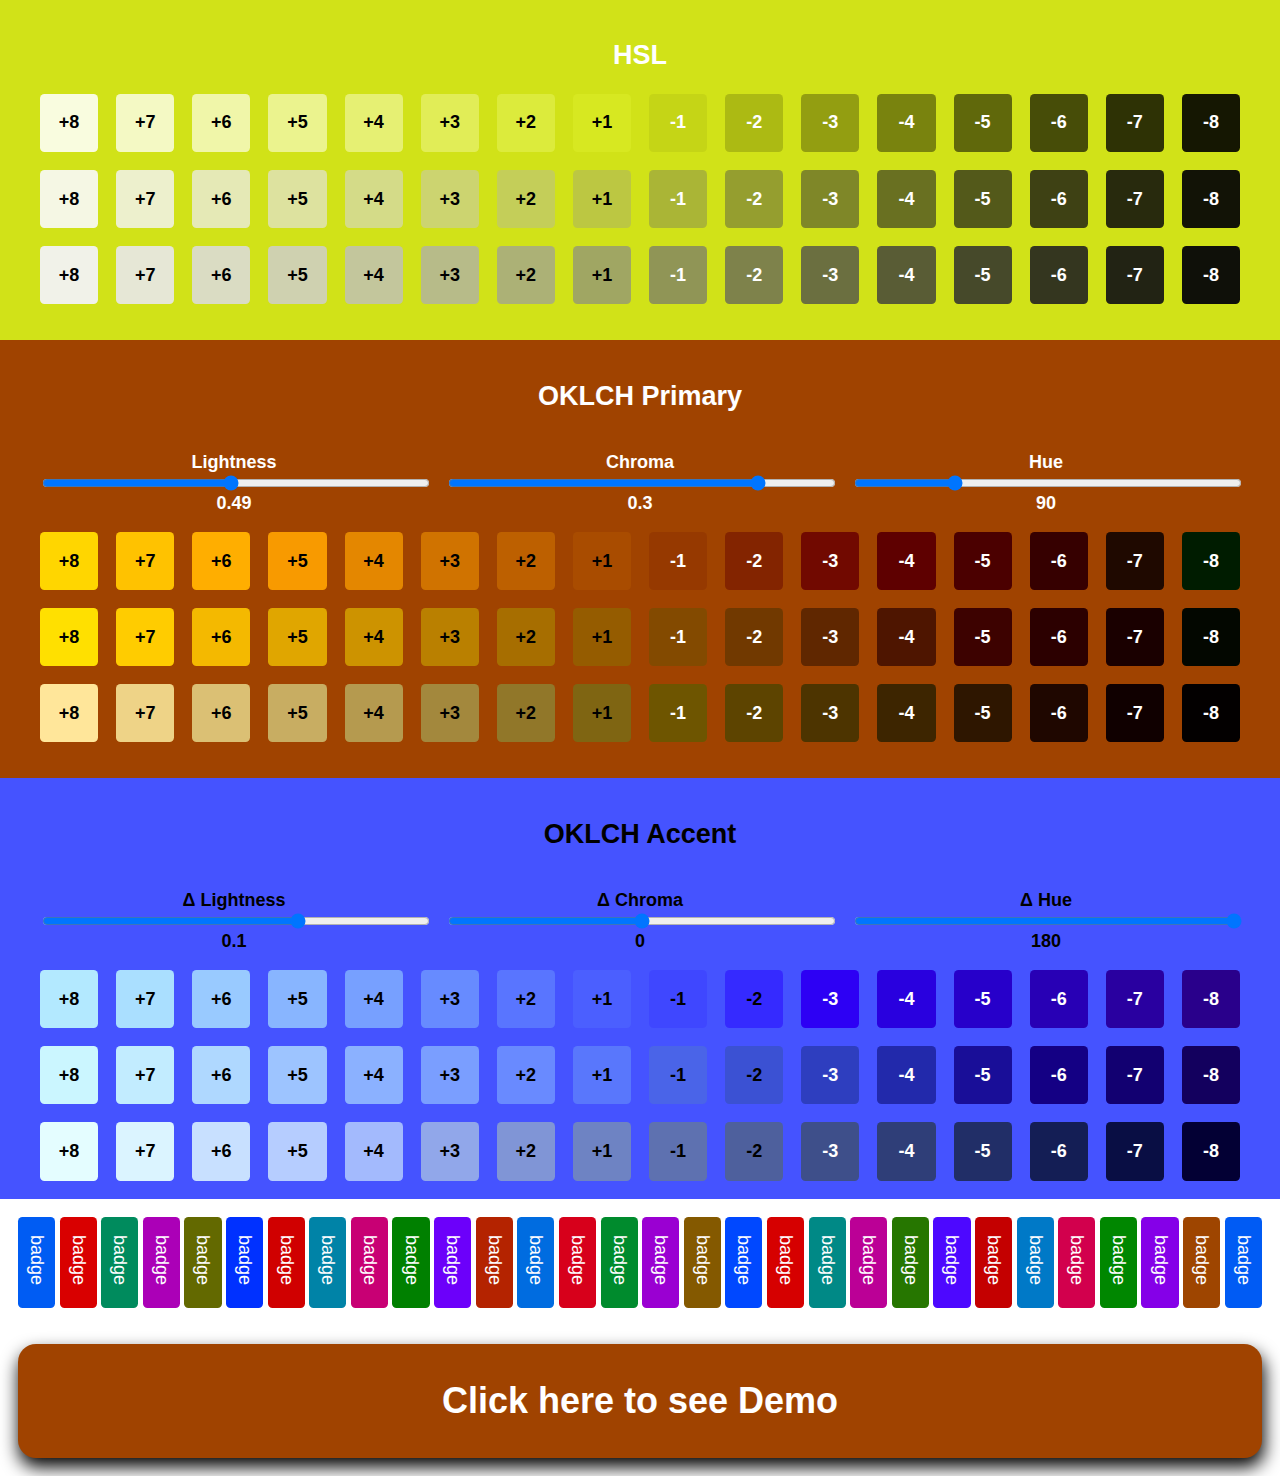
<file: index.html>
<!DOCTYPE html>
<html lang="en">
<head>
  <meta charset="UTF-8">
  <title>OKLCH Theme Creator</title>
  <link rel="stylesheet" href="styles.css">
</head>
<body>

<div class="container">

  <div class="result hsl">
    <h2>HSL</h2>

    <div class="theme">
      <span style="--theme-l: calc(1 / 17 * 16);--theme-c: calc(1 / 3 * 3)">+8</span>
      <span style="--theme-l: calc(1 / 17 * 15);--theme-c: calc(1 / 3 * 3)">+7</span>
      <span style="--theme-l: calc(1 / 17 * 14);--theme-c: calc(1 / 3 * 3)">+6</span>
      <span style="--theme-l: calc(1 / 17 * 13);--theme-c: calc(1 / 3 * 3)">+5</span>
      <span style="--theme-l: calc(1 / 17 * 12);--theme-c: calc(1 / 3 * 3)">+4</span>
      <span style="--theme-l: calc(1 / 17 * 11);--theme-c: calc(1 / 3 * 3)">+3</span>
      <span style="--theme-l: calc(1 / 17 * 10);--theme-c: calc(1 / 3 * 3)">+2</span>
      <span style="--theme-l: calc(1 / 17 * 9); --theme-c: calc(1 / 3 * 3)">+1</span>
      <span style="--theme-l: calc(1 / 17 * 8); --theme-c: calc(1 / 3 * 3)">-1</span>
      <span style="--theme-l: calc(1 / 17 * 7); --theme-c: calc(1 / 3 * 3)">-2</span>
      <span style="--theme-l: calc(1 / 17 * 6); --theme-c: calc(1 / 3 * 3)">-3</span>
      <span style="--theme-l: calc(1 / 17 * 5); --theme-c: calc(1 / 3 * 3)">-4</span>
      <span style="--theme-l: calc(1 / 17 * 4); --theme-c: calc(1 / 3 * 3)">-5</span>
      <span style="--theme-l: calc(1 / 17 * 3); --theme-c: calc(1 / 3 * 3)">-6</span>
      <span style="--theme-l: calc(1 / 17 * 2); --theme-c: calc(1 / 3 * 3)">-7</span>
      <span style="--theme-l: calc(1 / 17 * 1); --theme-c: calc(1 / 3 * 3)">-8</span>
    </div>
    <div class="theme">
      <span style="--theme-l: calc(1 / 17 * 16);--theme-c: calc(1 / 3 * 2)">+8</span>
      <span style="--theme-l: calc(1 / 17 * 15);--theme-c: calc(1 / 3 * 2)">+7</span>
      <span style="--theme-l: calc(1 / 17 * 14);--theme-c: calc(1 / 3 * 2)">+6</span>
      <span style="--theme-l: calc(1 / 17 * 13);--theme-c: calc(1 / 3 * 2)">+5</span>
      <span style="--theme-l: calc(1 / 17 * 12);--theme-c: calc(1 / 3 * 2)">+4</span>
      <span style="--theme-l: calc(1 / 17 * 11);--theme-c: calc(1 / 3 * 2)">+3</span>
      <span style="--theme-l: calc(1 / 17 * 10);--theme-c: calc(1 / 3 * 2)">+2</span>
      <span style="--theme-l: calc(1 / 17 * 9); --theme-c: calc(1 / 3 * 2)">+1</span>
      <span style="--theme-l: calc(1 / 17 * 8); --theme-c: calc(1 / 3 * 2)">-1</span>
      <span style="--theme-l: calc(1 / 17 * 7); --theme-c: calc(1 / 3 * 2)">-2</span>
      <span style="--theme-l: calc(1 / 17 * 6); --theme-c: calc(1 / 3 * 2)">-3</span>
      <span style="--theme-l: calc(1 / 17 * 5); --theme-c: calc(1 / 3 * 2)">-4</span>
      <span style="--theme-l: calc(1 / 17 * 4); --theme-c: calc(1 / 3 * 2)">-5</span>
      <span style="--theme-l: calc(1 / 17 * 3); --theme-c: calc(1 / 3 * 2)">-6</span>
      <span style="--theme-l: calc(1 / 17 * 2); --theme-c: calc(1 / 3 * 2)">-7</span>
      <span style="--theme-l: calc(1 / 17 * 1); --theme-c: calc(1 / 3 * 2)">-8</span>
    </div>
    <div class="theme">
      <span style="--theme-l: calc(1 / 17 * 16);--theme-c: calc(1 / 3 * 1)">+8</span>
      <span style="--theme-l: calc(1 / 17 * 15);--theme-c: calc(1 / 3 * 1)">+7</span>
      <span style="--theme-l: calc(1 / 17 * 14);--theme-c: calc(1 / 3 * 1)">+6</span>
      <span style="--theme-l: calc(1 / 17 * 13);--theme-c: calc(1 / 3 * 1)">+5</span>
      <span style="--theme-l: calc(1 / 17 * 12);--theme-c: calc(1 / 3 * 1)">+4</span>
      <span style="--theme-l: calc(1 / 17 * 11);--theme-c: calc(1 / 3 * 1)">+3</span>
      <span style="--theme-l: calc(1 / 17 * 10);--theme-c: calc(1 / 3 * 1)">+2</span>
      <span style="--theme-l: calc(1 / 17 * 9); --theme-c: calc(1 / 3 * 1)">+1</span>
      <span style="--theme-l: calc(1 / 17 * 8); --theme-c: calc(1 / 3 * 1)">-1</span>
      <span style="--theme-l: calc(1 / 17 * 7); --theme-c: calc(1 / 3 * 1)">-2</span>
      <span style="--theme-l: calc(1 / 17 * 6); --theme-c: calc(1 / 3 * 1)">-3</span>
      <span style="--theme-l: calc(1 / 17 * 5); --theme-c: calc(1 / 3 * 1)">-4</span>
      <span style="--theme-l: calc(1 / 17 * 4); --theme-c: calc(1 / 3 * 1)">-5</span>
      <span style="--theme-l: calc(1 / 17 * 3); --theme-c: calc(1 / 3 * 1)">-6</span>
      <span style="--theme-l: calc(1 / 17 * 2); --theme-c: calc(1 / 3 * 1)">-7</span>
      <span style="--theme-l: calc(1 / 17 * 1); --theme-c: calc(1 / 3 * 1)">-8</span>
    </div>

  </div>

  <div class="result primary">
    <h2>OKLCH Primary</h2>
    <div class="controls">
      <label>
        <span>Lightness</span>
        <input type="range" min="0.1" max="0.9" step="0.01" value="0.49" id="l">
        <span class="value">0.49</span>
      </label>

      <label>
        <span>Chroma</span>
        <input type="range" min="0" max="0.37" step="0.0001" value="0.3" id="c">
        <span class="value">0.3</span>
      </label>

      <label>
        <span>Hue</span>
        <input type="range" min="0" max="360" step="1" value="90" id="h">
        <span class="value">90</span>
      </label>
    </div>
    <div class="theme">
      <span style="--theme-l: calc(1 / 17 * 16);--theme-c: calc(1 / 3 * 3)">+8</span>
      <span style="--theme-l: calc(1 / 17 * 15);--theme-c: calc(1 / 3 * 3)">+7</span>
      <span style="--theme-l: calc(1 / 17 * 14);--theme-c: calc(1 / 3 * 3)">+6</span>
      <span style="--theme-l: calc(1 / 17 * 13);--theme-c: calc(1 / 3 * 3)">+5</span>
      <span style="--theme-l: calc(1 / 17 * 12);--theme-c: calc(1 / 3 * 3)">+4</span>
      <span style="--theme-l: calc(1 / 17 * 11);--theme-c: calc(1 / 3 * 3)">+3</span>
      <span style="--theme-l: calc(1 / 17 * 10);--theme-c: calc(1 / 3 * 3)">+2</span>
      <span style="--theme-l: calc(1 / 17 * 9); --theme-c: calc(1 / 3 * 3)">+1</span>
      <span style="--theme-l: calc(1 / 17 * 8); --theme-c: calc(1 / 3 * 3)">-1</span>
      <span style="--theme-l: calc(1 / 17 * 7); --theme-c: calc(1 / 3 * 3)">-2</span>
      <span style="--theme-l: calc(1 / 17 * 6); --theme-c: calc(1 / 3 * 3)">-3</span>
      <span style="--theme-l: calc(1 / 17 * 5); --theme-c: calc(1 / 3 * 3)">-4</span>
      <span style="--theme-l: calc(1 / 17 * 4); --theme-c: calc(1 / 3 * 3)">-5</span>
      <span style="--theme-l: calc(1 / 17 * 3); --theme-c: calc(1 / 3 * 3)">-6</span>
      <span style="--theme-l: calc(1 / 17 * 2); --theme-c: calc(1 / 3 * 3)">-7</span>
      <span style="--theme-l: calc(1 / 17 * 1); --theme-c: calc(1 / 3 * 3)">-8</span>
    </div>
    <div class="theme">
      <span style="--theme-l: calc(1 / 17 * 16);--theme-c: calc(1 / 3 * 2)">+8</span>
      <span style="--theme-l: calc(1 / 17 * 15);--theme-c: calc(1 / 3 * 2)">+7</span>
      <span style="--theme-l: calc(1 / 17 * 14);--theme-c: calc(1 / 3 * 2)">+6</span>
      <span style="--theme-l: calc(1 / 17 * 13);--theme-c: calc(1 / 3 * 2)">+5</span>
      <span style="--theme-l: calc(1 / 17 * 12);--theme-c: calc(1 / 3 * 2)">+4</span>
      <span style="--theme-l: calc(1 / 17 * 11);--theme-c: calc(1 / 3 * 2)">+3</span>
      <span style="--theme-l: calc(1 / 17 * 10);--theme-c: calc(1 / 3 * 2)">+2</span>
      <span style="--theme-l: calc(1 / 17 * 9); --theme-c: calc(1 / 3 * 2)">+1</span>
      <span style="--theme-l: calc(1 / 17 * 8); --theme-c: calc(1 / 3 * 2)">-1</span>
      <span style="--theme-l: calc(1 / 17 * 7); --theme-c: calc(1 / 3 * 2)">-2</span>
      <span style="--theme-l: calc(1 / 17 * 6); --theme-c: calc(1 / 3 * 2)">-3</span>
      <span style="--theme-l: calc(1 / 17 * 5); --theme-c: calc(1 / 3 * 2)">-4</span>
      <span style="--theme-l: calc(1 / 17 * 4); --theme-c: calc(1 / 3 * 2)">-5</span>
      <span style="--theme-l: calc(1 / 17 * 3); --theme-c: calc(1 / 3 * 2)">-6</span>
      <span style="--theme-l: calc(1 / 17 * 2); --theme-c: calc(1 / 3 * 2)">-7</span>
      <span style="--theme-l: calc(1 / 17 * 1); --theme-c: calc(1 / 3 * 2)">-8</span>
    </div>
    <div class="theme">
      <span style="--theme-l: calc(1 / 17 * 16);--theme-c: calc(1 / 3 * 1)">+8</span>
      <span style="--theme-l: calc(1 / 17 * 15);--theme-c: calc(1 / 3 * 1)">+7</span>
      <span style="--theme-l: calc(1 / 17 * 14);--theme-c: calc(1 / 3 * 1)">+6</span>
      <span style="--theme-l: calc(1 / 17 * 13);--theme-c: calc(1 / 3 * 1)">+5</span>
      <span style="--theme-l: calc(1 / 17 * 12);--theme-c: calc(1 / 3 * 1)">+4</span>
      <span style="--theme-l: calc(1 / 17 * 11);--theme-c: calc(1 / 3 * 1)">+3</span>
      <span style="--theme-l: calc(1 / 17 * 10);--theme-c: calc(1 / 3 * 1)">+2</span>
      <span style="--theme-l: calc(1 / 17 * 9); --theme-c: calc(1 / 3 * 1)">+1</span>
      <span style="--theme-l: calc(1 / 17 * 8); --theme-c: calc(1 / 3 * 1)">-1</span>
      <span style="--theme-l: calc(1 / 17 * 7); --theme-c: calc(1 / 3 * 1)">-2</span>
      <span style="--theme-l: calc(1 / 17 * 6); --theme-c: calc(1 / 3 * 1)">-3</span>
      <span style="--theme-l: calc(1 / 17 * 5); --theme-c: calc(1 / 3 * 1)">-4</span>
      <span style="--theme-l: calc(1 / 17 * 4); --theme-c: calc(1 / 3 * 1)">-5</span>
      <span style="--theme-l: calc(1 / 17 * 3); --theme-c: calc(1 / 3 * 1)">-6</span>
      <span style="--theme-l: calc(1 / 17 * 2); --theme-c: calc(1 / 3 * 1)">-7</span>
      <span style="--theme-l: calc(1 / 17 * 1); --theme-c: calc(1 / 3 * 1)">-8</span>
    </div>


  </div>


  <div class="result accent">
    <h2>OKLCH Accent</h2>
    <div class="controls">
      <label>
        <span>&#916; Lightness</span>
        <input type="range" min="-0.3" max="0.3" step="0.01" value="0.1" id="accent-l">
        <span class="value">0.1</span>
      </label>

      <label>
        <span>&#916; Chroma</span>
        <input type="range" min="-0.1" max="0.1" step="0.0001" value="0" id="accent-c">
        <span class="value">0</span>
      </label>

      <label>
        <span>&#916; Hue</span>
        <input type="range" min="-180" max="180" step="1" value="180" id="accent-h">
        <span class="value">180</span>
      </label>
    </div>

    <div class="theme">
      <span style="--theme-l: calc(1 / 17 * 16);--theme-c: calc(1 / 3 * 3)">+8</span>
      <span style="--theme-l: calc(1 / 17 * 15);--theme-c: calc(1 / 3 * 3)">+7</span>
      <span style="--theme-l: calc(1 / 17 * 14);--theme-c: calc(1 / 3 * 3)">+6</span>
      <span style="--theme-l: calc(1 / 17 * 13);--theme-c: calc(1 / 3 * 3)">+5</span>
      <span style="--theme-l: calc(1 / 17 * 12);--theme-c: calc(1 / 3 * 3)">+4</span>
      <span style="--theme-l: calc(1 / 17 * 11);--theme-c: calc(1 / 3 * 3)">+3</span>
      <span style="--theme-l: calc(1 / 17 * 10);--theme-c: calc(1 / 3 * 3)">+2</span>
      <span style="--theme-l: calc(1 / 17 * 9); --theme-c: calc(1 / 3 * 3)">+1</span>
      <span style="--theme-l: calc(1 / 17 * 8); --theme-c: calc(1 / 3 * 3)">-1</span>
      <span style="--theme-l: calc(1 / 17 * 7); --theme-c: calc(1 / 3 * 3)">-2</span>
      <span style="--theme-l: calc(1 / 17 * 6); --theme-c: calc(1 / 3 * 3)">-3</span>
      <span style="--theme-l: calc(1 / 17 * 5); --theme-c: calc(1 / 3 * 3)">-4</span>
      <span style="--theme-l: calc(1 / 17 * 4); --theme-c: calc(1 / 3 * 3)">-5</span>
      <span style="--theme-l: calc(1 / 17 * 3); --theme-c: calc(1 / 3 * 3)">-6</span>
      <span style="--theme-l: calc(1 / 17 * 2); --theme-c: calc(1 / 3 * 3)">-7</span>
      <span style="--theme-l: calc(1 / 17 * 1); --theme-c: calc(1 / 3 * 3)">-8</span>
    </div>
    <div class="theme">
      <span style="--theme-l: calc(1 / 17 * 16);--theme-c: calc(1 / 3 * 2)">+8</span>
      <span style="--theme-l: calc(1 / 17 * 15);--theme-c: calc(1 / 3 * 2)">+7</span>
      <span style="--theme-l: calc(1 / 17 * 14);--theme-c: calc(1 / 3 * 2)">+6</span>
      <span style="--theme-l: calc(1 / 17 * 13);--theme-c: calc(1 / 3 * 2)">+5</span>
      <span style="--theme-l: calc(1 / 17 * 12);--theme-c: calc(1 / 3 * 2)">+4</span>
      <span style="--theme-l: calc(1 / 17 * 11);--theme-c: calc(1 / 3 * 2)">+3</span>
      <span style="--theme-l: calc(1 / 17 * 10);--theme-c: calc(1 / 3 * 2)">+2</span>
      <span style="--theme-l: calc(1 / 17 * 9); --theme-c: calc(1 / 3 * 2)">+1</span>
      <span style="--theme-l: calc(1 / 17 * 8); --theme-c: calc(1 / 3 * 2)">-1</span>
      <span style="--theme-l: calc(1 / 17 * 7); --theme-c: calc(1 / 3 * 2)">-2</span>
      <span style="--theme-l: calc(1 / 17 * 6); --theme-c: calc(1 / 3 * 2)">-3</span>
      <span style="--theme-l: calc(1 / 17 * 5); --theme-c: calc(1 / 3 * 2)">-4</span>
      <span style="--theme-l: calc(1 / 17 * 4); --theme-c: calc(1 / 3 * 2)">-5</span>
      <span style="--theme-l: calc(1 / 17 * 3); --theme-c: calc(1 / 3 * 2)">-6</span>
      <span style="--theme-l: calc(1 / 17 * 2); --theme-c: calc(1 / 3 * 2)">-7</span>
      <span style="--theme-l: calc(1 / 17 * 1); --theme-c: calc(1 / 3 * 2)">-8</span>
    </div>
    <div class="theme">
      <span style="--theme-l: calc(1 / 17 * 16);--theme-c: calc(1 / 3 * 1)">+8</span>
      <span style="--theme-l: calc(1 / 17 * 15);--theme-c: calc(1 / 3 * 1)">+7</span>
      <span style="--theme-l: calc(1 / 17 * 14);--theme-c: calc(1 / 3 * 1)">+6</span>
      <span style="--theme-l: calc(1 / 17 * 13);--theme-c: calc(1 / 3 * 1)">+5</span>
      <span style="--theme-l: calc(1 / 17 * 12);--theme-c: calc(1 / 3 * 1)">+4</span>
      <span style="--theme-l: calc(1 / 17 * 11);--theme-c: calc(1 / 3 * 1)">+3</span>
      <span style="--theme-l: calc(1 / 17 * 10);--theme-c: calc(1 / 3 * 1)">+2</span>
      <span style="--theme-l: calc(1 / 17 * 9); --theme-c: calc(1 / 3 * 1)">+1</span>
      <span style="--theme-l: calc(1 / 17 * 8); --theme-c: calc(1 / 3 * 1)">-1</span>
      <span style="--theme-l: calc(1 / 17 * 7); --theme-c: calc(1 / 3 * 1)">-2</span>
      <span style="--theme-l: calc(1 / 17 * 6); --theme-c: calc(1 / 3 * 1)">-3</span>
      <span style="--theme-l: calc(1 / 17 * 5); --theme-c: calc(1 / 3 * 1)">-4</span>
      <span style="--theme-l: calc(1 / 17 * 4); --theme-c: calc(1 / 3 * 1)">-5</span>
      <span style="--theme-l: calc(1 / 17 * 3); --theme-c: calc(1 / 3 * 1)">-6</span>
      <span style="--theme-l: calc(1 / 17 * 2); --theme-c: calc(1 / 3 * 1)">-7</span>
      <span style="--theme-l: calc(1 / 17 * 1); --theme-c: calc(1 / 3 * 1)">-8</span>
    </div>


    <div class="random-palette">

      <span style="--counter: 1"></span>
      <span style="--counter: 2"></span>
      <span style="--counter: 3"></span>
      <span style="--counter: 4"></span>
      <span style="--counter: 5"></span>
      <span style="--counter: 6"></span>
      <span style="--counter: 7"></span>
      <span style="--counter: 8"></span>
      <span style="--counter: 9"></span>
      <span style="--counter: 10"></span>
      <span style="--counter: 11"></span>
      <span style="--counter: 12"></span>
      <span style="--counter: 13"></span>
      <span style="--counter: 14"></span>
      <span style="--counter: 15"></span>
      <span style="--counter: 16"></span>
      <span style="--counter: 17"></span>
      <span style="--counter: 18"></span>
      <span style="--counter: 19"></span>
      <span style="--counter: 20"></span>
      <span style="--counter: 21"></span>
      <span style="--counter: 22"></span>
      <span style="--counter: 23"></span>
      <span style="--counter: 24"></span>
      <span style="--counter: 25"></span>
      <span style="--counter: 26"></span>
      <span style="--counter: 27"></span>
      <span style="--counter: 28"></span>
      <span style="--counter: 29"></span>
      <span style="--counter: 30"></span>
    </div>
  </div>


  <a href="./themes/demo.html" class="demo-link result">Click here to see Demo</a>

</div>
<script src="script.js"></script>
</body>
</html>
</file>
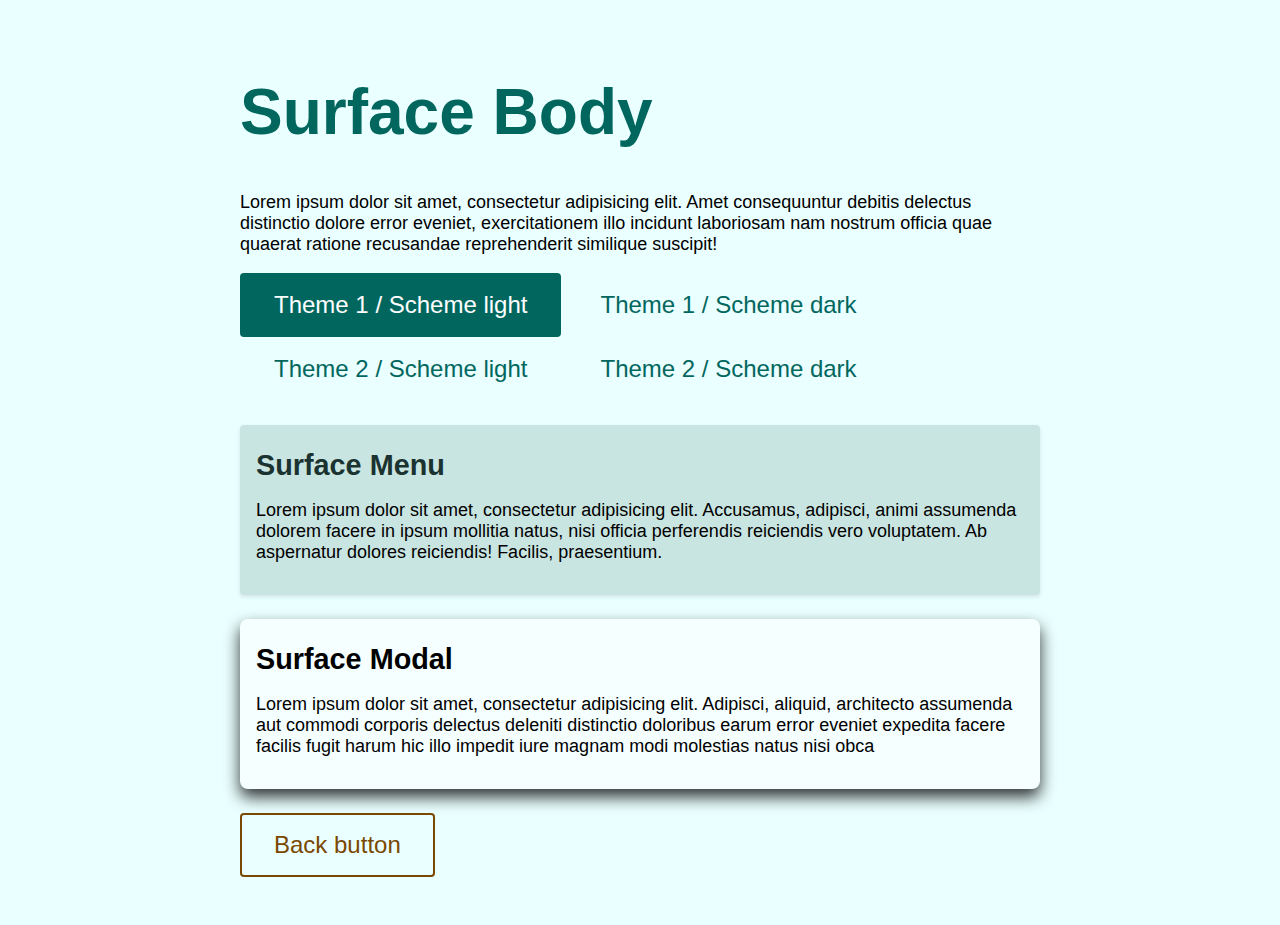
<file: themes/demo.html>
<!DOCTYPE html>
<html lang="en">
<head>
  <meta charset="UTF-8">
  <title>DEMO</title>
  <link rel="stylesheet" href="main-styles.css">
  <link rel="stylesheet" href="main-theme.css">
  <link rel="stylesheet" href="./theme1-light.css" id="theme">
</head>
<body>
<div class="container">

  <h1>Surface Body</h1>

  <p>Lorem ipsum dolor sit amet, consectetur adipisicing elit. Amet consequuntur debitis delectus distinctio dolore
    error eveniet, exercitationem illo incidunt laboriosam nam nostrum officia quae quaerat ratione recusandae
    reprehenderit similique suscipit!</p>

  <p>
    <span id="theme-switcher">
       <button class="button primary" data-theme="./theme1-light.css">Theme 1 / Scheme light</button>
       <button class="button" data-theme="./theme1-dark.css">Theme 1 / Scheme dark</button>
       <button class="button" data-theme="./theme2-light.css">Theme 2 / Scheme light</button>
       <button class="button" data-theme="./theme2-dark.css">Theme 2 / Scheme dark</button>
    </span>
  </p>

  <div class="menu">
    <h2>Surface Menu</h2>
    <p>Lorem ipsum dolor sit amet, consectetur adipisicing elit. Accusamus, adipisci, animi assumenda dolorem facere in
      ipsum mollitia natus, nisi officia perferendis reiciendis vero voluptatem. Ab aspernatur dolores reiciendis!
      Facilis, praesentium.</p>
  </div>

  <div class="modal">
    <h2>Surface Modal</h2>
    <p>Lorem ipsum dolor sit amet, consectetur adipisicing elit. Adipisci, aliquid, architecto assumenda aut
      commodi corporis delectus deleniti distinctio doloribus earum error eveniet expedita facere facilis fugit
      harum hic illo impedit iure magnam modi molestias natus nisi obca</p>
  </div>

  <p>
    <a href="../index.html" class="button accent">Back button</a>
  </p>

</div>
<script src="./script.js"></script>
</body>
</html>
</file>
<file: styles.css>
:root {
    --l: 0.5;
    --c: 0.2;
    --h: 200;
    --contrast-multiplexor: calc(2147483647);
}

html, body {
    font-family: Arial, sans-serif;
    margin: 0;
    font-size: 2vmin;
}

.container {
}

.controls {
    display: flex;
    align-items: center;
    justify-content: center;
    gap: 1rem;
    padding: 1rem 0;
    max-width: 1200px;
    margin: 0 auto;
}

.controls label {
    display: flex;
    flex-direction: column;
    flex-grow: 1;
}

.controls input {
    width: 100%;
}

/*******************************/

.result {
    --lightnes: var(--l);
    --chroma: var(--c);
    --hue: var(--h);
    --color: oklch(var(--lightnes) var(--chroma) var(--hue));
    --contrast: oklch(calc((0.5 - var(--lightnes)) * var(--contrast-multiplexor)) 0 0);

    background: var(--color);
    color: var(--contrast);
    padding: 1rem;
    text-align: center;
    font-weight: bold;
}

.result .theme {
    display: grid;
    grid-template-columns: repeat(16, 1fr);
    gap: 1rem;
    margin: 0 auto 1rem;
    max-width: 1200px;
    align-items: center;
    justify-content: center;
}

.result .theme span {
    --color-l: calc(var(--theme-l) + var(--lightnes) - 0.5);
    --color-c: calc(var(--theme-c) * var(--chroma));

    background: oklch(var(--color-l) var(--color-c) var(--hue));
    color: oklch(calc((0.5 - var(--color-l)) * var(--contrast-multiplexor)) 0 0);
}

.result .theme span {
    display: flex;
    align-items: center;
    justify-content: center;
    aspect-ratio: 1;
    border: 1px solid transparent;
    border-radius: .25rem;
}


.result.accent {
    --lightnes: calc(var(--l) + var(--accent-l));
    --chroma: calc(var(--c) + var(--accent-c));
    --hue: calc(var(--h) + var(--accent-h));
}

.result.hsl {
    --lightnes: var(--l);
    --saturation: var(--c);
    --hue: var(--h);
    --color: hsl(calc((var(--hue) - 25) * 1deg) calc(var(--saturation) * 100 / 37 * 100%) calc(var(--lightnes) * 100%));
    --contrast: hsl(0 0 calc((0.5 - var(--lightnes)) * var(--contrast-multiplexor) * 1%));
}

.result.hsl .theme span {
    --color-l: calc(var(--theme-l) + var(--lightnes) - 0.5);
    --color-s: calc(var(--theme-c) * var(--chroma));

    background: hsl(
            calc((var(--hue) - 25) * 1deg) calc(var(--color-s) * 100 / 37 * 100%) calc(var(--color-l) * 100%)
    );
    color: hsl(0 0 calc((0.5 - var(--color-l)) * var(--contrast-multiplexor) * 1%));
}

/*******************************/

.random-palette {
    display: flex;
    background: white;
    padding: 1rem;
    margin: 1rem -1rem -1rem;
    gap: .25rem;
}

.random-palette span {
    border-radius: .25rem;
    display: block;
    flex-grow: 1;
    background: oklch(var(--l) var(--c) calc(var(--h) + var(--counter) * 149));
    color: oklch(calc((0.5 - var(--l)) * var(--contrast-multiplexor)) 0 0);
}

.random-palette span::after {
    content: 'badge';
    writing-mode: vertical-rl;
    text-orientation: mixed;
    display: inline-block;
    padding: 1rem 0;
    font-weight: normal;
}

/*******************************/

.demo-link {
    display: block;
    text-align: center;
    font-size: 2rem;
    padding: 2rem;
    margin: 1rem;
    border-radius: 1rem;
    text-decoration: none;
    font-weight: bold;
    box-shadow: .1rem .5rem 1rem 0 black;

    --updated-l: var(--l);
    background: oklch(var(--updated-l) var(--c) var(--h));
    color: oklch(calc((0.5 - var(--updated-l)) * var(--contrast-multiplexor)) 0 0);
}

.demo-link:hover {
    --updated-l: calc(var(--l) * 0.8);
}
</file>
<file: themes/main-styles.css>
/* Основные стили элементов */
* {
    transition: all 150ms linear;
}

body {
    font-family: Arial, sans-serif;
    margin: 0;
    font-size: 2vmin;
    background: var(--surface-body-background);
    color: var(--surface-body-color);
}

h1, h2, h3, h4, h5, h6 {
    color: var(--surface-body-heading-color);
}

h1 {
    font-size: 4rem;
}

h2 {
    font-size: 1.8rem;
    margin: .5rem 0 1rem;
}

p {
    margin-bottom: 1rem;
}


.container {
    padding: 2rem;
    margin: 0 auto;
    max-width: 800px;
}


.button {
    padding: 1rem 2rem;
    border: 2px solid transparent;
    background: transparent;
    color: var(--primary);
    cursor: pointer;
    border-radius: .25rem;
    text-decoration: none;
    font-size: 1.5rem;
    display: inline-block;
}

.button:hover {
    color: oklch(from var(--primary) clamp(0, calc((l - 0.5) * var(--max)), 1) 0 0);
}

/* Surface Button Primary */
.button.primary {
    --background: var(--surface-button-primary-background);
    --color: oklch(from var(--background) clamp(0, calc((0.5 - l) * var(--max)), 1) 0 0);

    background: var(--background);
    color: var(--color);
    border-color: var(--background)
}

.button.primary:hover {
    --background: var(--surface-button-primary-hover-background);

    /*
     магия в том, что мы перезаписываем переменную --background,
     поэтому переменная --color пересчитывается.
     таким образом, цвет текста всегда будет контрастен цвету фона
     */
}

/* Surface Button Accent */
.button.accent {
    --color: var(--surface-button-accent-color);

    color: var(--color);
    border-color: var(--color);
}

.button.accent:hover {
    --color: var(--surface-button-accent-hover-color);
}


/* Surface Menu */
.menu {
    border-radius: .25rem;
    padding: 1rem;
    box-shadow: 0 2px 4px rgba(0, 0, 0, 0.1);
    margin: 1.5rem 0;
    background: var(--surface-menu-background);
    color: var(--surface-menu-color);
}

.menu h1, .menu h2, .menu h3, .menu h4, .menu h5, .menu h6 {
    color: var(--surface-menu-heading-color);
}


/* Surface Modal */
.modal {
    border-radius: .5rem;
    padding: 1rem;
    box-shadow: 0 8px 16px rgba(0, 0, 0, 0.8);
    margin: 1.5rem 0;
    background: var(--surface-modal-background);
    color: var(--surface-modal-color);
}

.modal h1, .modal h2, .modal h3, .modal h4, .modal h5, .modal h6 {
    color: var(--surface-modal-heading-color);
}
</file>
<file: themes/main-theme.css>
/* Переменные элементов */

:root {
    --primary: oklch(var(--lightness) var(--chroma) var(--hue));
    --accent: oklch(var(--lightness) var(--chroma) calc(var(--hue) + 240));
}

:root {
    --max: calc(999999999);
    --is-light-scheme: clamp(0, calc(0.5 - var(--lightness) * var(--max)), 1);
}

:root {
    /* Surface Body */

    --surface-body-background: oklch(from var(--primary) clamp(0.15, calc((0.5 - l) * var(--max)), 1) 0.03 h);
    --surface-body-color: oklch(from var(--primary) clamp(0, calc((l - 0.5) * var(--max)), 1) 0 0);
    --surface-body-heading-color: var(--primary);
}

:root {
    /* Surface Button Primary */

    --surface-button-primary-background: var(--primary);
    --surface-button-primary-hover-background: oklch(from var(--surface-button-primary-background) calc(l * 1.3) c h);
}

:root {
    /* Surface Button Accent */

    --surface-button-accent-background: transparent;
    --surface-button-accent-color: var(--accent);
    --surface-button-accent-hover-color: oklch(from var(--surface-button-accent-color) calc(l * 1.5) calc(c * 1.5) h);
}

:root {
    /* Surface Menu */

    --surface-menu-background: oklch(from var(--primary) clamp(0.3, calc((0.5 - l) * var(--max)), 0.9) 0.03 h);
    --surface-menu-color: oklch(from var(--surface-menu-background) clamp(0, calc((0.5 - l) * var(--max)), 1) 0 0);
    --surface-menu-heading-color: oklch(from var(--surface-menu-background) clamp(0.3, calc((0.5 - l) * var(--max)), 0.7) c h);
}

:root {
    /* Surface Modal */

    --surface-modal-background: oklch(from var(--surface-body-background) l calc(c * 0.5) h);
    --surface-modal-color: oklch(from var(--surface-modal-background) calc((0.5 - l) * var(--max)) 0 0);
    --surface-modal-heading-color: var(--surface-modal-color);
}
</file>
<file: themes/theme1-light.css>
:root {
    --lightness: 0.45;
    --chroma: 0.1;
    --hue: 186;
}
</file>
